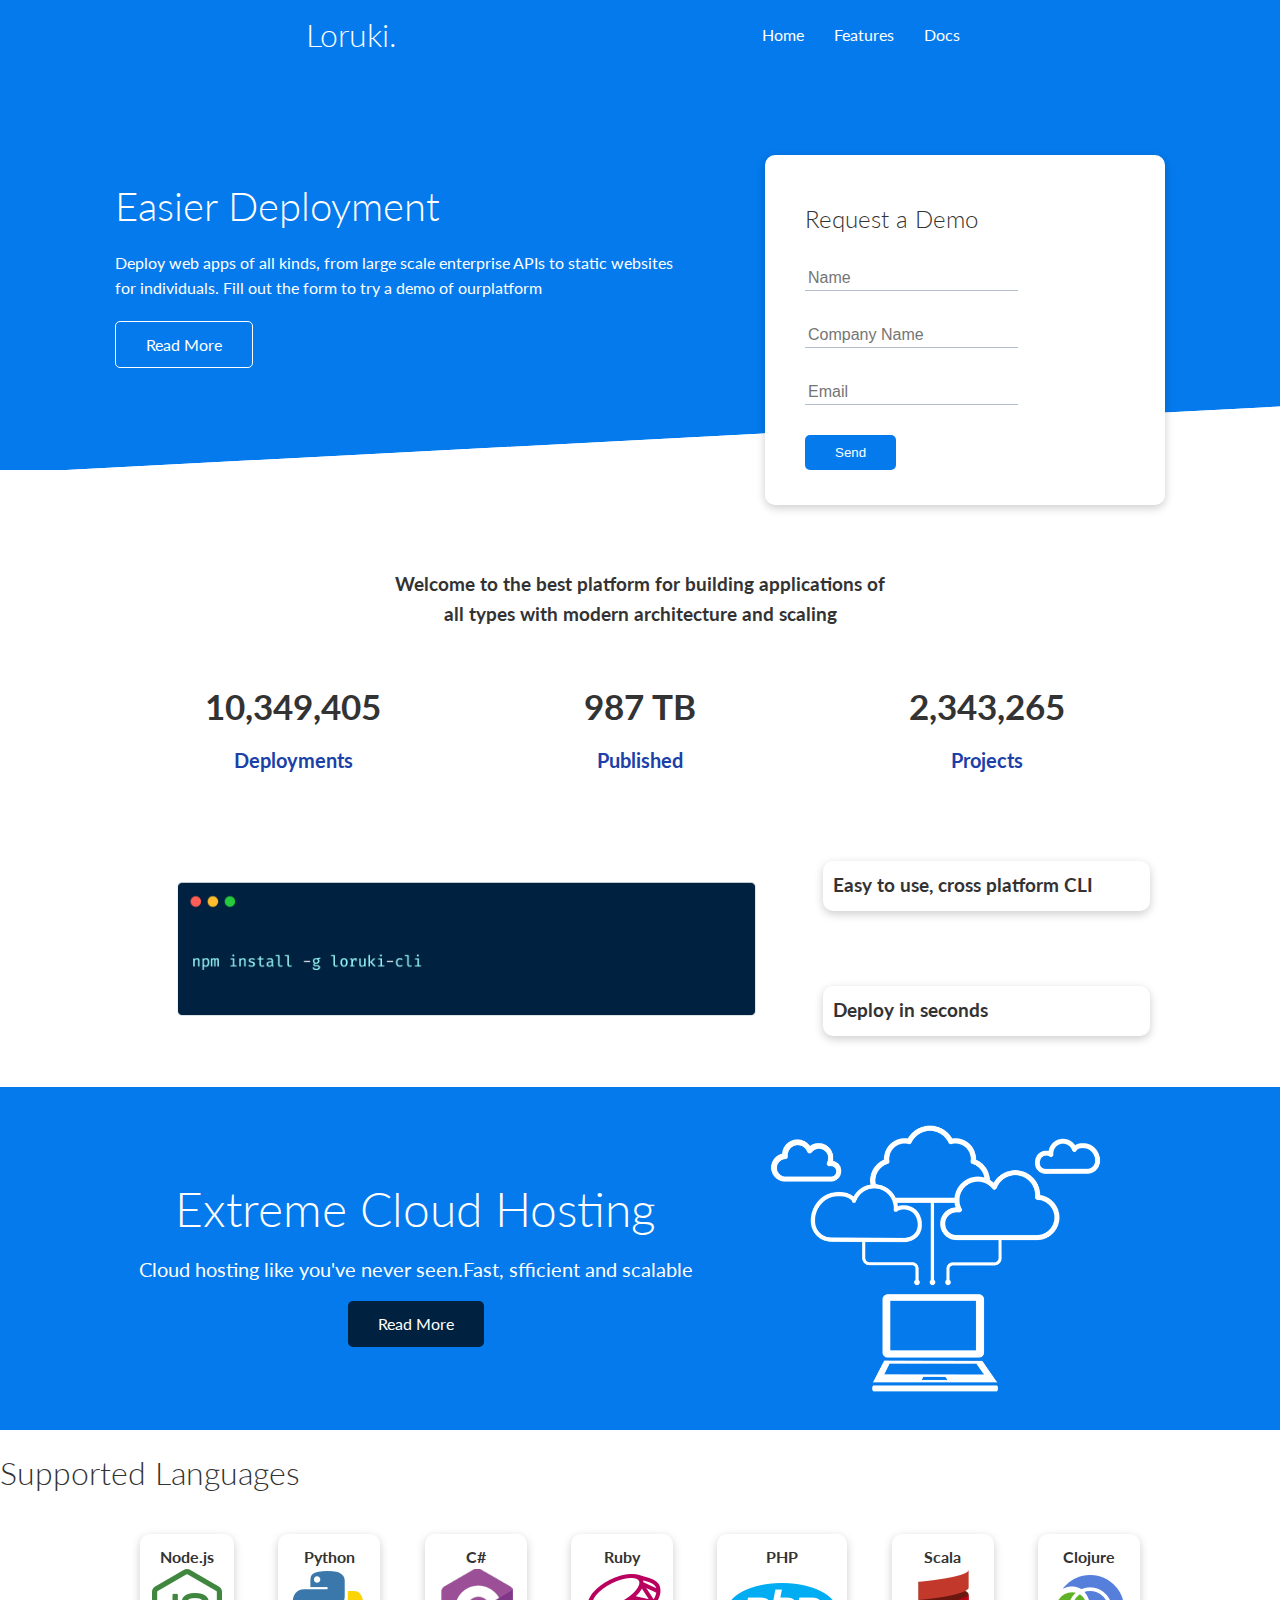
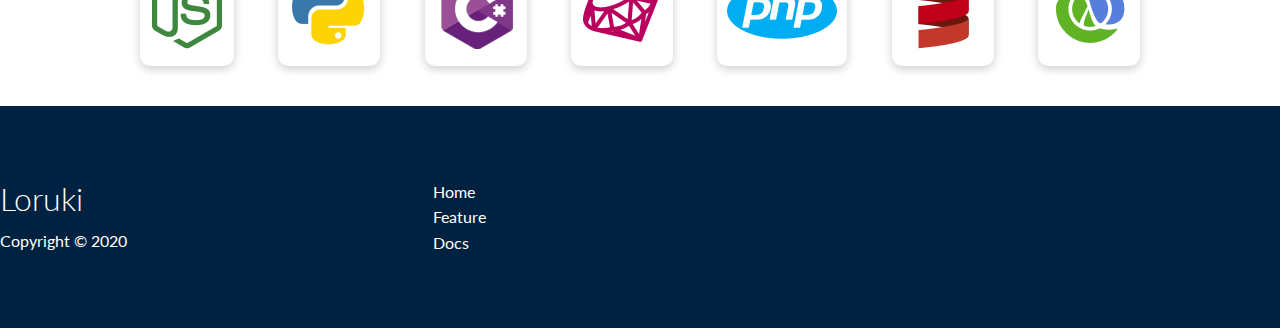
<file: index.html>
<!DOCTYPE html>
<html lang="ja">
<head>
  <meta charset="UTF-8">
  <meta http-equiv="X-UA-Compatible" content="IE=edge">
  <meta name="viewport" content="width=device-width, initial-scale=1.0">
  <link rel="stylesheet" href="https://use.fontawesome.com/releases/v5.15.4/css/all.css" integrity="sha384-DyZ88mC6Up2uqS4h/KRgHuoeGwBcD4Ng9SiP4dIRy0EXTlnuz47vAwmeGwVChigm" crossorigin="anonymous">  
  <link rel="stylesheet" href="css/utilities.css">
  <link rel="stylesheet" href="css/style.css">
  <title>Loruki</title>
</head>
<body>
  <!-- Navbar -->
    <div class="navbar">
      <div class="container flex">
        <h1 class="logo">Loruki.</h1>
        <nav>
          <ul>
            <li><a href="index.html">Home</a></li>
            <li><a href="features.html">Features</a></li>
            <li><a href="docs.html">Docs</a></li>
          </ul>
        </nav>
      </div>
    </div>

  <!-- showcase -->
  <section class="showcase">
    <div class="container grid">
      <div class="showcase-text">
        <h1>Easier Deployment</h1>
        <p>Deploy web apps of all kinds, from large scale enterprise APIs to static websites for individuals. Fill out the form to try a demo of ourplatform</p>
        <a href="features.html" class="btn btn-outline">Read More</a>
      </div>

      <div class="showcase-form card">
        <h2>Request a Demo</h2>
        <form>
          <div class="form-control">
            <input type="text" name="name" placeholder="Name" required>
          </div>
          <div class="form-control">
            <input type="text" name="company" placeholder="Company Name" required>
          </div>
          <div class="form-control">
            <input type="email" name="email" placeholder="Email" required>
          </div>
          <input type="submit" value="Send" class="btn btn-primary">
        </form>
      </div>
    </div>
  </section>

  <!-- Stats -->
  <section class="stats">
    <div class="container">
      <h3 class="stats-heading text-center my-1">
        Welcome to the best platform for building applications of all types with modern architecture and scaling
      </h3>

      <div class="grid grid-3 text-center my-4">
        <div>
          <i class="fas fa-server fa-3x"></i>
          <h3>10,349,405</h3>
          <p class="text-secondary">Deployments</p>
        </div>
        <div>
          <i class="fas fa-upload fa-3x"></i>
          <h3>987 TB</h3>
          <p class="text-secondary">Published</p>
        </div>
        <div>
          <i class="fas fa-project-diagram fa-3x"></i>
          <h3>2,343,265</h3>
          <p class="text-secondary">Projects</p>
        </div>
      </div>
    </div>
  </section>

  <!-- cli -->
  <section class="cli">
    <div class="container grid">
      <img src="images/cli.png" alt="">
      <div class="card">
        <h3>Easy to use, cross platform CLI</h3>
      </div>
      <div class="card">
        <h3>Deploy in seconds</h3>
      </div>
    </div>
  </section>

  <!-- cloud -->
  <section class="cloud bg-primary my-2 py-2">
    <div class="container grid">
      <div class="text-center">
        <h2 class="lg">Extreme Cloud Hosting</h2>
        <p class="lead my-1">Cloud hosting like you've never seen.Fast, sfficient and scalable</p>
        <a href="features.html" class="btn btn-dark">Read More</a>
      </div>
      <img src="images/cloud.png" alt="">
    </div>
  </section>

  <!-- Languages  -->
  <section class="languages">
    <h2 class="md text-cener my-2">
      Supported Languages
    </h2>
    <div class="container flex">
      <div class="card">
          <h4>Node.js</h4>
          <img src="images/logos/node.png" alt="">
      </div>
      <div class="card">
        <h4>Python</h4>
        <img src="images/logos/python.png" alt="">
      </div>
      <div class="card">
        <h4>C#</h4>
        <img src="images/logos/csharp.png" alt="">
      </div>
      <div class="card">
        <h4>Ruby</h4>
        <img src="images/logos/ruby.png" alt="">
      </div>
      <div class="card">
        <h4>PHP</h4>
        <img src="images/logos/php.png" alt="">
      </div>
      <div class="card">
        <h4>Scala</h4>
        <img src="images/logos/scala.png" alt="">
      </div>
      <div class="card">
        <h4>Clojure</h4>
        <img src="images/logos/clojure.png" alt="">
      </div>
    </div>  
  </section>

  <!-- footer -->
  <footer class="footer bg-dark py-5">
    <div class="contaner grid grid-3">
      <div>
        <h1>Loruki</h1>
        <p>Copyright &copy; 2020</p>
      </div>
      <nav>
        <ul>
          <li><a href="index.html">Home</a></li>
          <li><a href="features.html">Feature</a></li>
          <li><a href="docs.html">Docs</a></li>
        </ul>
      </nav>
      <div class="social">
        <a href="#"><i class="fab fa-github fa-2x"></i></a>
        <a href="#"><i class="fab fa-facebook fa-2x"></i></a>
        <a href="#"><i class="fab fa-instagram fa-2x"></i></a>
        <a href="#"><i class="fab fa-twitter fa-2x"></i></a>
      </div>
    </div>
  </footer>
</body>
</html>
</file>
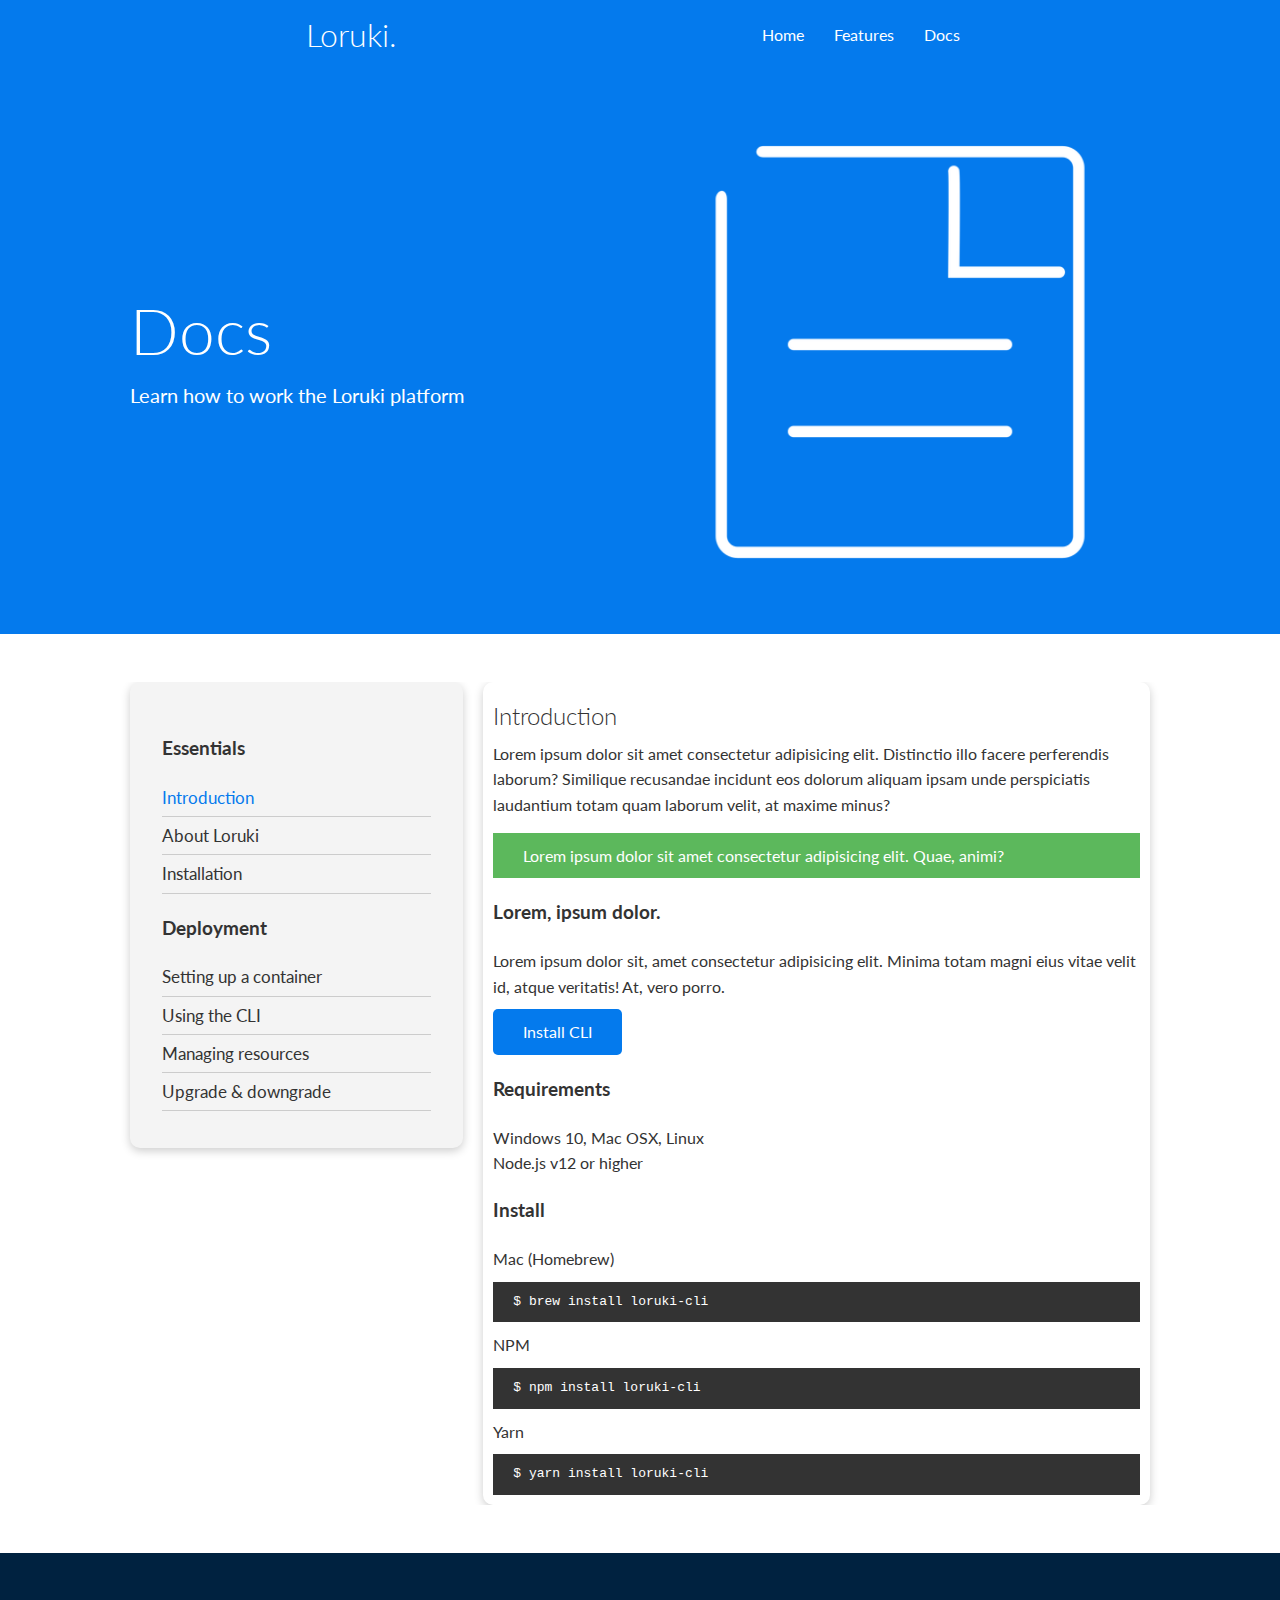
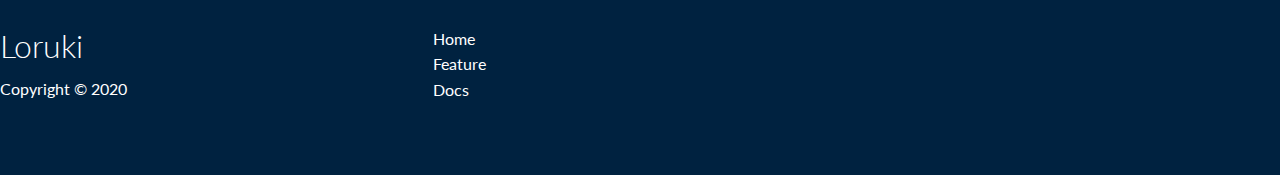
<file: docs.html>
<!DOCTYPE html>
<html lang="ja">
<head>
  <meta charset="UTF-8">
  <meta http-equiv="X-UA-Compatible" content="IE=edge">
  <meta name="viewport" content="width=device-width, initial-scale=1.0">
  <link rel="stylesheet" href="https://use.fontawesome.com/releases/v5.15.4/css/all.css" integrity="sha384-DyZ88mC6Up2uqS4h/KRgHuoeGwBcD4Ng9SiP4dIRy0EXTlnuz47vAwmeGwVChigm" crossorigin="anonymous">  
  <link rel="stylesheet" href="css/utilities.css">
  <link rel="stylesheet" href="css/style.css">
  <title>Loruki</title>
</head>
<body>
  <!-- Navbar -->
  <div class="navbar">
    <div class="container flex">
      <h1 class="logo">Loruki.</h1>
      <nav>
        <ul>
          <li><a href="index.html">Home</a></li>
          <li><a href="features.html">Features</a></li>
          <li><a href="docs.html">Docs</a></li>
        </ul>
      </nav>
    </div>
  </div>

  <!-- head -->
  <section class="docss-head bg-primary py-3">
    <div class="container grid">
      <div>
        <h1 class="xl">Docs</h1>
        <p class="lead">
          Learn how to work the Loruki platform
        </p>
      </div>
      <img src="images/docs.png" alt="">
    </div>
  </section>

  <!-- docs main -->
  <section class="docs-main my-4">
    <div class="container grid">
      <div class="card bg-light p-3">
        <h3 class="my-2">Essentials</h3>
        <nav>
          <ul>
            <li><a class="text-primary" href="#">Introduction</a></li>
            <li><a href="#">About Loruki</a></li>
            <li><a href="#">Installation</a></li>
          </ul>
        </nav>

        <h3 class="my-2">Deployment</h3>
        <nav>
          <ul>
            <li><a href="#">Setting up a container</a></li>
            <li><a href="#">Using the CLI</a></li>
            <li><a href="#">Managing resources</a></li>
            <li><a href="#">Upgrade & downgrade</a></li>
          </ul>
        </nav>
      </div>
      <div class="card">
      <h2>Introduction</h2>
      <p>Lorem ipsum dolor sit amet consectetur adipisicing elit. Distinctio illo facere perferendis laborum? Similique recusandae incidunt eos dolorum aliquam ipsam unde perspiciatis laudantium totam quam laborum velit, at maxime minus?</p>

      <div class="alert alert-success">
          <i class="fas fa-info"></i> Lorem ipsum dolor sit amet consectetur adipisicing elit. Quae, animi?
      </div>

      <h3>Lorem, ipsum dolor.</h3>
      <p>Lorem ipsum dolor sit, amet consectetur adipisicing elit. Minima totam magni eius vitae velit id, atque veritatis! At, vero porro.</p>
      <a href="#" class="btn btn-primary">Install CLI</a>

      <h3>Requirements</h3>
      <ul>
          <li>Windows 10, Mac OSX, Linux</li>
          <li>Node.js v12 or higher</li>
      </ul>

      <h3>Install</h3>
      <p>Mac (Homebrew)</p>
      <pre><code>$ brew install loruki-cli</code></pre>
      <p>NPM</p>
      <pre><code>$ npm install loruki-cli</code></pre>
      <p>Yarn</p>
      <pre><code>$ yarn install loruki-cli</code></pre>
    </div>
    </div>
  </section>

  <!-- footer -->
  <footer class="footer bg-dark py-5">
    <div class="contaner grid grid-3">
      <div>
        <h1>Loruki</h1>
        <p>Copyright &copy; 2020</p>
      </div>
      <nav>
        <ul>
          <li><a href="index.html">Home</a></li>
          <li><a href="features.html">Feature</a></li>
          <li><a href="docs.html">Docs</a></li>
        </ul>
      </nav>
      <div class="social">
        <a href="#"><i class="fab fa-github fa-2x"></i></a>
        <a href="#"><i class="fab fa-facebook fa-2x"></i></a>
        <a href="#"><i class="fab fa-instagram fa-2x"></i></a>
        <a href="#"><i class="fab fa-twitter fa-2x"></i></a>
      </div>
    </div>
  </footer>
</body>
</html>
</file>
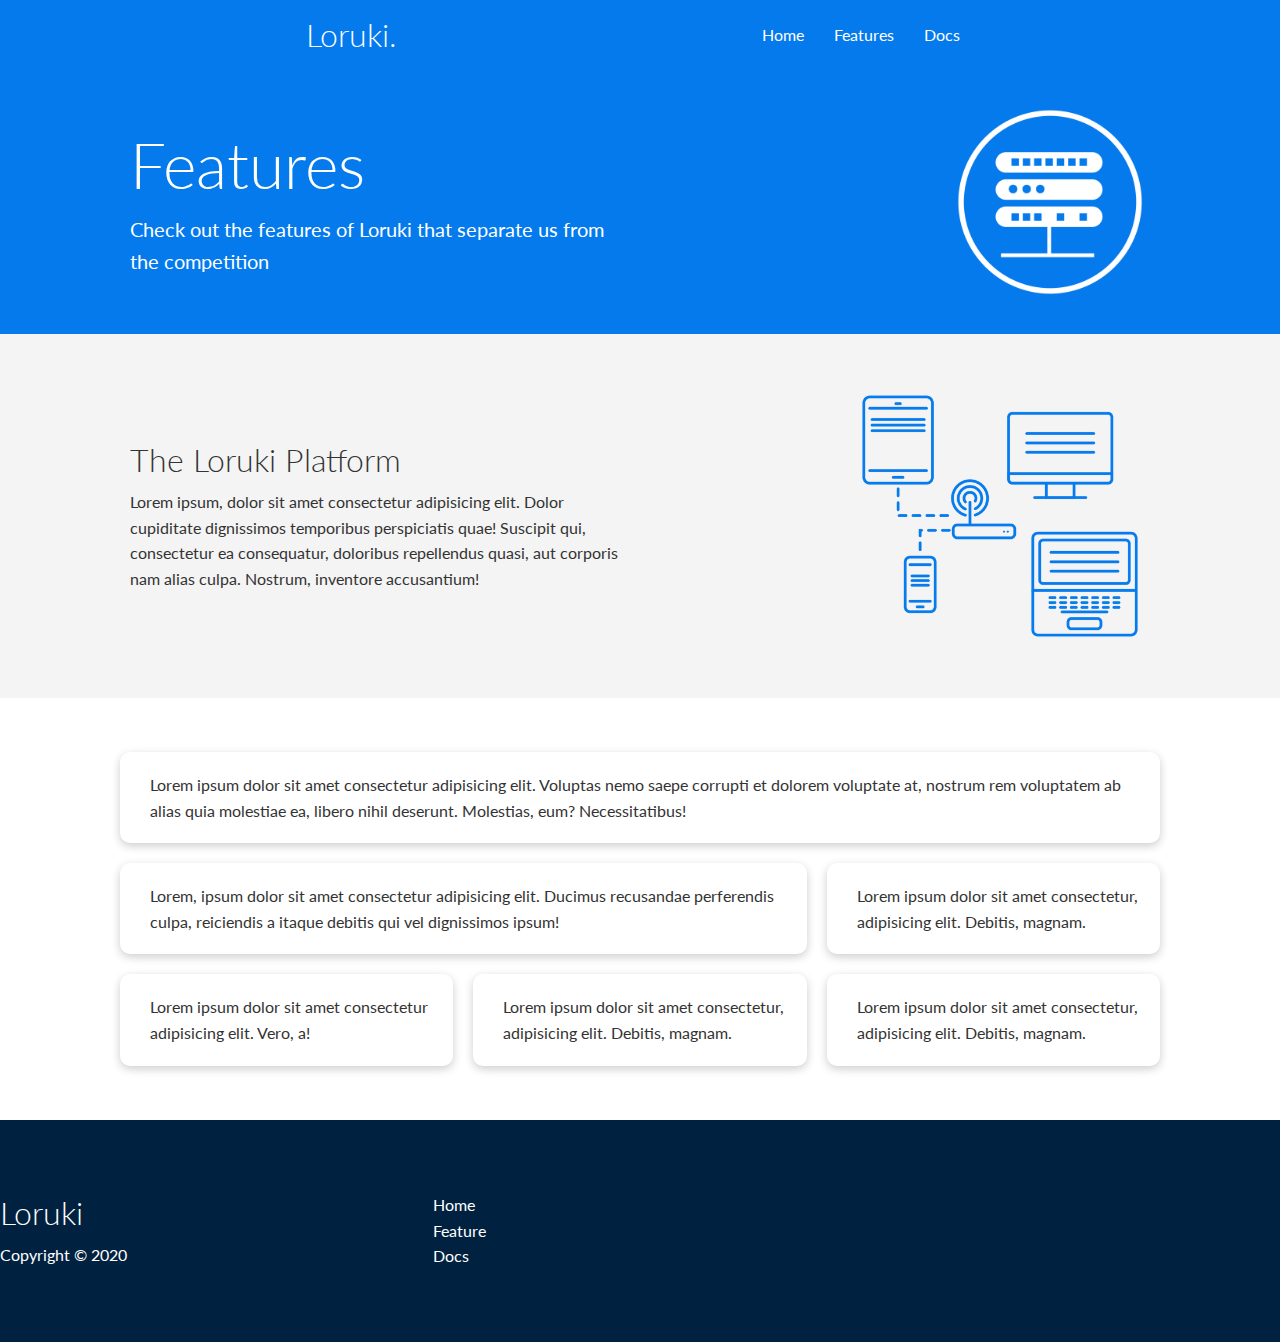
<file: features.html>
<!DOCTYPE html>
<html lang="ja">
<head>
  <meta charset="UTF-8">
  <meta http-equiv="X-UA-Compatible" content="IE=edge">
  <meta name="viewport" content="width=device-width, initial-scale=1.0">
  <link rel="stylesheet" href="https://use.fontawesome.com/releases/v5.15.4/css/all.css" integrity="sha384-DyZ88mC6Up2uqS4h/KRgHuoeGwBcD4Ng9SiP4dIRy0EXTlnuz47vAwmeGwVChigm" crossorigin="anonymous">  
  <link rel="stylesheet" href="css/utilities.css">
  <link rel="stylesheet" href="css/style.css">
  <title>Loruki</title>
</head>
<body>
  <!-- Navbar -->
  <div class="navbar">
    <div class="container flex">
      <h1 class="logo">Loruki.</h1>
      <nav>
        <ul>
          <li><a href="index.html">Home</a></li>
          <li><a href="features.html">Features</a></li>
          <li><a href="docs.html">Docs</a></li>
        </ul>
      </nav>
    </div>
  </div>

  <!-- head -->
  <section class="features-head bg-primary py-3">
    <div class="container grid">
      <div>
        <h1 class="xl">Features</h1>
        <p class="lead">
          Check out the features of Loruki that separate us from the competition
        </p>
      </div>
      <img src="images/server.png" alt="">
    </div>
  </section>

  <!-- sub head -->
  <section class="features-sub-head bg-light py-3">
    <div class="container grid">
      <div>
        <h1 class="md">The Loruki Platform</h1>
        <p>
          Lorem ipsum, dolor sit amet consectetur adipisicing elit. Dolor cupiditate dignissimos temporibus perspiciatis quae! Suscipit qui, consectetur ea consequatur, doloribus repellendus quasi, aut corporis nam alias culpa. Nostrum, inventore accusantium!
        </p>        
      </div>
      <img src="images/server2.png" alt="">
    </div>
  </section>

  <section class="features-main my-2">
    <div class="container grid grid-3">
      <div class="card flex">
        <i class="fas fa-server fa-3x"></i>
        <p>
          Lorem ipsum dolor sit amet consectetur adipisicing elit. Voluptas nemo saepe corrupti et dolorem voluptate at, nostrum rem voluptatem ab alias quia molestiae ea, libero nihil deserunt. Molestias, eum? Necessitatibus!
        </p>
      </div>
      <div class="card flex">
        <i class="fas fa-network-wired fa-3x"></i>
        <p>
          Lorem, ipsum dolor sit amet consectetur adipisicing elit. Ducimus
          recusandae perferendis culpa, reiciendis a itaque debitis qui vel
          dignissimos ipsum!
        </p>
      </div>
      <div class="card flex">
        <i class="fas fa-laptop-code fa-3x"></i>
        <p>
          Lorem ipsum dolor sit amet consectetur, adipisicing elit. Debitis,
          magnam.
        </p>
      </div>
      <div class="card flex">
        <i class="fas fa-database fa-3x"></i>
        <p>
          Lorem ipsum dolor sit amet consectetur adipisicing elit. Vero, a!
        </p>
      </div>
      <div class="card flex">
        <i class="fas fa-power-off fa-3x"></i>
        <p>
          Lorem ipsum dolor sit amet consectetur, adipisicing elit. Debitis,
          magnam.
        </p>
      </div>
      <div class="card flex">
        <i class="fas fa-upload fa-3x"></i>
        <p>
          Lorem ipsum dolor sit amet consectetur, adipisicing elit. Debitis,
          magnam.
        </p>
      </div>
    </div>
  </section>

  <!-- footer -->
  <footer class="footer bg-dark py-5">
    <div class="contaner grid grid-3">
      <div>
        <h1>Loruki</h1>
        <p>Copyright &copy; 2020</p>
      </div>
      <nav>
        <ul>
          <li><a href="index.html">Home</a></li>
          <li><a href="features.html">Feature</a></li>
          <li><a href="docs.html">Docs</a></li>
        </ul>
      </nav>
      <div class="social">
        <a href="#"><i class="fab fa-github fa-2x"></i></a>
        <a href="#"><i class="fab fa-facebook fa-2x"></i></a>
        <a href="#"><i class="fab fa-instagram fa-2x"></i></a>
        <a href="#"><i class="fab fa-twitter fa-2x"></i></a>
      </div>
    </div>
  </footer>
</body>
</html>
</file>
<file: css/utilities.css>
/* utilities */
.container {
  max-width: 1100px;
  margin: auto;
  overflow:auto;
  padding: 0 40px;
}


.card {
  background-color: #fff;
  color: #333;
  border-radius: 10px;
  box-shadow: 0 3px 10px rgba(0,0,0,0.2);
  padding: 10px;
}

.btn {
  display: inline-block;
  padding:10px 30px;
  cursor:pointer;
  background-color: var(--primary-color);
  color:#fff;
  border: none;
  border-radius: 5px;
}

.btn-outline {
  background-color:transparent;
  border: 1px solid #fff;
}

.btn:hover {
  transform: scale(0.98);
}


/* Backgrounds & colored buttons */
.bg-primary,
.btn-primary {
  background-color: var(--primary-color);
  color: #fff;
}

.bg-secondary,
.btn-secondary {
  background-color: var(--secondary-color);
  color: #fff;
}

.bg-dark,
.btn-dark {
  background-color: var(--dark-color);
  color: #fff;
}

.bg-light,
.btn-light {
  background-color: var(--light-color);
  color: #333;
}

.bg-primary a,
.btn-primary a,
.bg-secondary a,
.btn-secondary a,
.bg-dark a,
.btn-dark a {
  color: #fff;
}

/* Text colors */
.text-primary {
  color: var(--primary-color);
}

.text-secondary {
  color: var(--secondary-color);
}

.text-dark {
  color: var(--dark-color);
}

.text-light {
  color: var(--light-color);
}

/* alert */
.alert {
  background-color: var(--light-color);
  padding: 10px 20px;
  font-weight: blod;
  margin:15px 0;
}

.alert i {
  margin-right:10px;
}

.alert-success {
  background-color: var(--success-color);
  color:#fff;
}
.alert-error {
  background-color: var(--error-color);
  color:#fff;
}


/* Text sizes */
.lead {
  font-size:20px;
}

.sm {
  font-size: 1rem;
}

.md {
  font-size: 2rem;
}

.lg {
  font-size: 3rem;
}

.xl {
  font-size: 4rem;
}

.text-center {
  text-align: center;
}

.flex {
  display: flex;
  justify-content: space-between;
  align-items: center;
  height: 100%;
}

.grid {
  display: grid;
  grid-template-columns: repeat(2,1fr);
  gap:20px;
  justify-content: center;
  align-items: center;
  height: 100%;
}

.grid-3 {
  grid-template-columns: repeat(3,1fr);
}

/* margin */
.my-1 {
  margin:1rem 0;
}
.my-2 {
  margin:1.5rem 0;
}
.my-3 {
  margin:2rem 0;
}
.my-4 {
  margin:3rem 0;
}
.my-5 {
  margin:4rem 0;
}

.m-1 {
  margin:1rem;
}

.m-2 {
  margin:1.5rem;
}

.m-3 {
  margin:2rem;
}

.m-4 {
  margin:3rem;
}

.m-5 {
  margin:4rem;
}

/* padding */

.py-1 {
  margin:1rem 0;
}
.py-2 {
  padding:1.5rem 0;
}
.py-3 {
  padding:2rem 0;
}
.py-4 {
  padding:3rem 0;
}
.py-5 {
  padding:4rem 0;
}

.p-1 {
  padding:1rem;
}

.p-2 {
  padding:1.5rem;
}

.p-3 {
  padding:2rem;
}

.p-4 {
  padding:3rem;
}

.p-5 {
  padding:4rem;
}
</file>
<file: css/style.css>
/* import google font */
@import url('https://fonts.googleapis.com/css2?family=Lato:wght@300&display=swap');

:root {
  --primary-color:#047aed;
  --secondary-color:#1c3fa8;
  --dark-color:#002240;
  --light-color:#f4f4f4;
  --success-color:#5cb85c;
  --error-color:#d9534f;
}


* {
  box-sizing:border-box;
  padding:0;
  margin: 0;
}

body {
  font-family: 'Lato', sans-serif;
  color:#333;
  line-height: 1.6;
}

ul {
  list-style-type: none;
}

a {
  text-decoration: none;
  color:#333;
}

h1,h2 {
  font-weight: 300;
  line-height: 1.2;
  margin: 10px 0;
}

p {
  margin:10px 0;
}

img {
  width: 100%;
}

code,pre {
  background: #333;
  color:#fff;
  padding:10px;
}

.navbar {
  background-color: var(--primary-color);
  color:#fff;
  height: 70px;
}

.navbar ul {
  display: flex;
}

.navbar a {
  color:#fff;
  padding: 10px;
  margin: 0 5px;
}

.navbar a:hover {
  border-bottom: 2px #fff solid;
}

.navbar .flex {
  justify-content: space-around;
}

/* showcase */
.showcase {
  height: 400px;
  background-color: var(--primary-color);
  color:#fff;
  position: relative;
}

.showcase h1 {
  font-size: 40px;
}

.showcase p {
  margin: 20px 0;
}

.showcase .grid {
  overflow: visible;
  grid-template-columns: 55% 45%;
  gap:30px;
}

.showcase-form {
  position: relative;
  top:60px;
  height: 350px;
  width: 400px;
  padding: 40px;
  z-index: 1000;
  justify-self: flex-end;
}

.showcase-form .form-control {
  margin: 30px 0;
}

.showcase-form input[type='text'],
.showcase-form input[type='email'] {
  border:0;
  border-bottom: 1px solid #b4becd;
  padding:3px;
  font-size:16px;
}

.showcase-form input:focus {
  outline:none;
}

.showcase::before,
.showcase::after {
  content:'';
  position: absolute;
  height: 100px;
  bottom:-70px;
  right:0;
  left:0;
  background-color: #fff;
  transform:skewY(-3deg);
  -webkit-transform:skewY(-3deg);
  -moz-transform:skewY(-3deg);
  -ms-transform:skewY(-3deg);
}

/* stats */
.stats {
  padding-top: 100px; 
}

.stats-heading {
  max-width:500px;
  margin:auto;
}

.stats .grid h3 {
  font-size:35px;
}

.stats .grid p {
  font-size:20px;
  font-weight: bold;
}

/* CLI */
.cli .grid {
  grid-template-columns: repeat(3,1fr);
  grid-template-rows: repeat(2,1fr);
}

.cli .grid > *:first-child {
  grid-column: 1 / span 2;
  grid-row: 1 / span 2;
}

/* cloud */
.cloud .grid {
  grid-template-columns: 4fr 3fr;
}

/* languages */
.languages .flex {
  flex-wrap:wrap;
}


.languages .card{
  text-align: center;
  margin:18px 10px 40px;
}

.languags .card h4 {
  font-size:20px;
  margin-bottom: 10px;
}

.languages .card:hover {
  transform: translateY(-15px);
}

/* features */
.features-head img,
.docs-head img{
  width: 200px;
  justify-self: flex-end;
}

.features-sub-head img {
  width: 300px;
  justify-self: flex-end;
}

.features-main .card > i {
  margin-right: 20px;
}

.features-main .grid {
  padding:30px;
}

.features-main .grid > *:first-child {
  grid-column: 1 / span 3;
}

.features-main .grid > *:nth-child(2) {
  grid-column: 1 / span 2;
}

/* docs */
.docs-main h3 {
  margin:20px 0;
}

.docs-main .grid {
  grid-template-columns: 1fr 2fr;
  align-items: flex-start;
}


.docs-main nav li {
  font-size: 17px;
  padding-bottom: 5px;
  margin-bottom: 5px;
  border-bottom: 1px #ccc solid;
}

.docs-main a:hover {
  font-weight: bold;
}


/* footer */
.footer .social a {
  margin:0 10px;
}

/* Tablets and under */
@media (max-width: 768px) {
  .grid,
  .showcase .grid,
  .stats .grid,
  .cli .grid,
  .cloud .grid,
  .features-main .grid,
  .docs-main .grid {
    grid-template-columns: 1fr;
    grid-template-rows: 1fr;
  }

  .showcase {
    height: auto;
  }

  .showcase-text {
    text-align: center;
    margin-top: 40px;
    animation: slideInFromTop 1s ease-in;
  }

  .showcase-form {
    justify-self: center;
    margin: auto;
    animation: slideInFromBottom 1s ease-in;
  }

  .cli .grid > *:first-child {
    grid-column: 1;
    grid-row: 1;
  }

  .features-head,
  .features-sub-head,
  .docs-head {
    text-align: center;
  }

  .features-head img,
  .features-sub-head img,
  .docs-head img {
    justify-self: center;
  }

  .features-main .grid > *:first-child,
  .features-main .grid > *:nth-child(2) {
    grid-column: 1;
  }
}

/* Mobile */
@media (max-width: 500px){
  .navbar {
    height: 110px;
  }

  .navbar .flex {
    flex-direction: column;
  }

  .navbar ul {
    padding:10px;
    background-color: rgba(0,0,0,0.1);
  }
}
</file>
